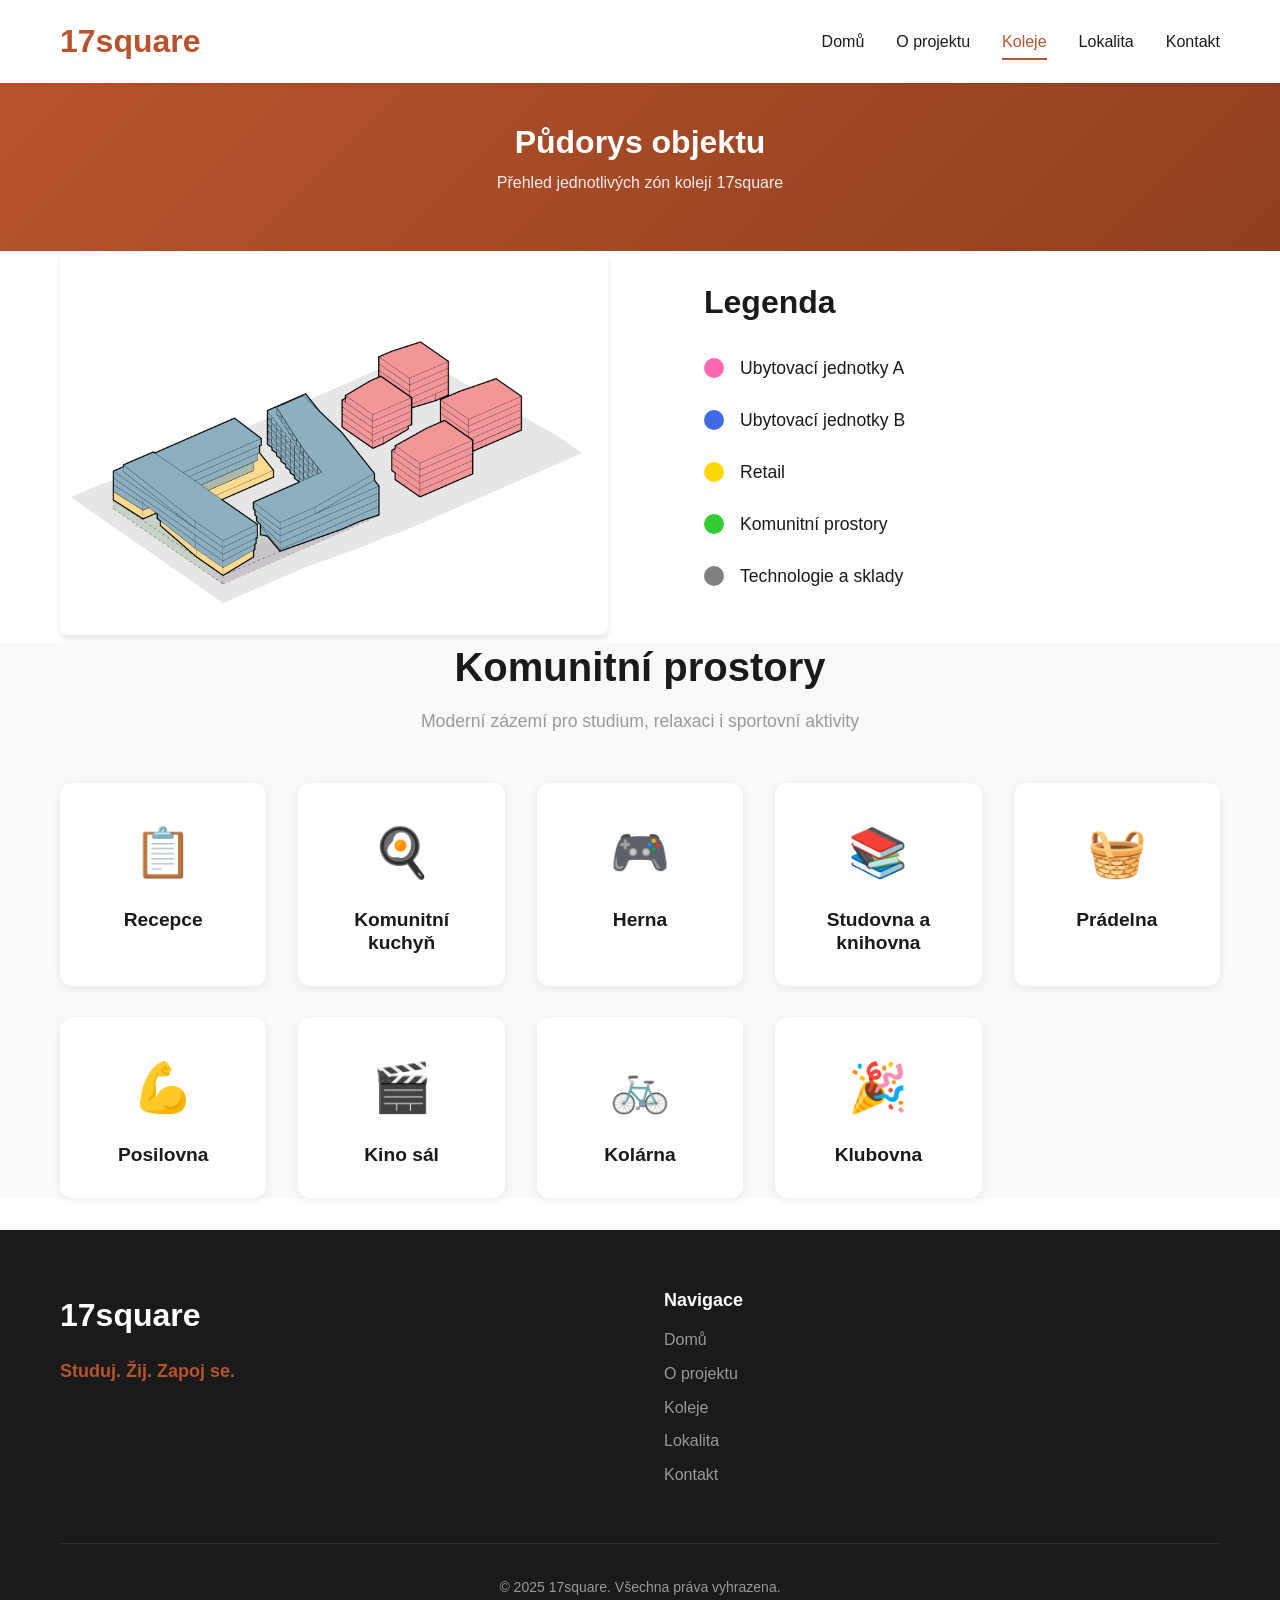
<file: koleje.html>
<!DOCTYPE html>
<html lang="cs">
<head>
    <meta charset="UTF-8">
    <meta name="viewport" content="width=device-width, initial-scale=1.0">
    <meta name="description" content="Přehled kolejí 17square - Moderní studentské ubytování">
    <title>Koleje - 17square</title>
    <link rel="stylesheet" href="css/style.css">
</head>
<body>
    <!-- Navigace -->
    <header class="header">
        <nav class="nav">
            <div class="container">
                <div class="nav-wrapper">
                    <a href="index.html" class="logo-link">
                        <div class="logo">17square</div>
                    </a>
                    <button class="nav-toggle" aria-label="Toggle navigation">
                        <span></span>
                        <span></span>
                        <span></span>
                    </button>
                    <ul class="nav-menu">
                        <li><a href="index.html" class="nav-link">Domů</a></li>
                        <li><a href="o-projektu.html" class="nav-link">O projektu</a></li>
                        <li><a href="koleje.html" class="nav-link active">Koleje</a></li>
                        <li><a href="lokalita.html" class="nav-link">Lokalita</a></li>
                        <li><a href="kontakt.html" class="nav-link">Kontakt</a></li>
                    </ul>
                </div>
            </div>
        </nav>
    </header>

    <!-- Page Header -->
    <section class="page-header">
        <div class="container">
            <h1>Půdorys objektu</h1>
            <p class="page-subtitle">Přehled jednotlivých zón kolejí 17square</p>
        </div>
    </section>

    <!-- Půdorys s legendou -->
    <section class="content-section">
        <div class="container">
            <div style="display: grid; grid-template-columns: 1fr 1fr; gap: 4rem; align-items: start;">
                <!-- Levá strana - Fotka -->
                <div style="width: 100%;">
                    <img src="images/pudorys-koleje.jpg" alt="Půdorys kolejí 17square" style="width: 100%; height: auto; border-radius: 8px; box-shadow: 0 4px 6px rgba(0,0,0,0.1);">
                </div>

                <!-- Pravá strana - Legenda -->
                <div style="padding: 2rem;">
                    <h2 style="margin-bottom: 2rem; font-size: 2rem; color: var(--text-dark);">Legenda</h2>

                    <div style="display: flex; flex-direction: column; gap: 1.5rem;">
                        <!-- Růžový puntík -->
                        <div style="display: flex; align-items: center; gap: 1rem;">
                            <span style="width: 20px; height: 20px; background-color: #FF69B4; border-radius: 50%; display: inline-block; flex-shrink: 0;"></span>
                            <span style="font-size: 1.1rem; color: var(--text-dark);">Ubytovací jednotky A</span>
                        </div>

                        <!-- Modrý puntík -->
                        <div style="display: flex; align-items: center; gap: 1rem;">
                            <span style="width: 20px; height: 20px; background-color: #4169E1; border-radius: 50%; display: inline-block; flex-shrink: 0;"></span>
                            <span style="font-size: 1.1rem; color: var(--text-dark);">Ubytovací jednotky B</span>
                        </div>

                        <!-- Žlutý puntík -->
                        <div style="display: flex; align-items: center; gap: 1rem;">
                            <span style="width: 20px; height: 20px; background-color: #FFD700; border-radius: 50%; display: inline-block; flex-shrink: 0;"></span>
                            <span style="font-size: 1.1rem; color: var(--text-dark);">Retail</span>
                        </div>

                        <!-- Zelený puntík -->
                        <div style="display: flex; align-items: center; gap: 1rem;">
                            <span style="width: 20px; height: 20px; background-color: #32CD32; border-radius: 50%; display: inline-block; flex-shrink: 0;"></span>
                            <span style="font-size: 1.1rem; color: var(--text-dark);">Komunitní prostory</span>
                        </div>

                        <!-- Šedý puntík -->
                        <div style="display: flex; align-items: center; gap: 1rem;">
                            <span style="width: 20px; height: 20px; background-color: #808080; border-radius: 50%; display: inline-block; flex-shrink: 0;"></span>
                            <span style="font-size: 1.1rem; color: var(--text-dark);">Technologie a sklady</span>
                        </div>
                    </div>
                </div>
            </div>
        </div>
    </section>

    <!-- Komunitní prostory -->
    <section class="content-section" style="background-color: #f8f9fa;">
        <div class="container">
            <div style="text-align: center; margin-bottom: 3rem;">
                <h2 style="font-size: 2.5rem; color: var(--text-dark); margin-bottom: 1rem;">Komunitní prostory</h2>
                <p style="font-size: 1.1rem; color: var(--text-light); max-width: 700px; margin: 0 auto;">
                    Moderní zázemí pro studium, relaxaci i sportovní aktivity
                </p>
            </div>

            <div style="display: grid; grid-template-columns: repeat(auto-fit, minmax(200px, 1fr)); gap: 2rem; margin-bottom: 2rem;">
                <!-- Recepce -->
                <div style="background: white; padding: 2rem; border-radius: 12px; box-shadow: 0 2px 8px rgba(0,0,0,0.08); text-align: center; transition: transform 0.3s ease;">
                    <div style="font-size: 3rem; margin-bottom: 1rem;">📋</div>
                    <h3 style="font-size: 1.2rem; color: var(--text-dark); margin: 0;">Recepce</h3>
                </div>

                <!-- Komunitní kuchyň -->
                <div style="background: white; padding: 2rem; border-radius: 12px; box-shadow: 0 2px 8px rgba(0,0,0,0.08); text-align: center; transition: transform 0.3s ease;">
                    <div style="font-size: 3rem; margin-bottom: 1rem;">🍳</div>
                    <h3 style="font-size: 1.2rem; color: var(--text-dark); margin: 0;">Komunitní kuchyň</h3>
                </div>

                <!-- Herna -->
                <div style="background: white; padding: 2rem; border-radius: 12px; box-shadow: 0 2px 8px rgba(0,0,0,0.08); text-align: center; transition: transform 0.3s ease;">
                    <div style="font-size: 3rem; margin-bottom: 1rem;">🎮</div>
                    <h3 style="font-size: 1.2rem; color: var(--text-dark); margin: 0;">Herna</h3>
                </div>

                <!-- Studovna a knihovna -->
                <div style="background: white; padding: 2rem; border-radius: 12px; box-shadow: 0 2px 8px rgba(0,0,0,0.08); text-align: center; transition: transform 0.3s ease;">
                    <div style="font-size: 3rem; margin-bottom: 1rem;">📚</div>
                    <h3 style="font-size: 1.2rem; color: var(--text-dark); margin: 0;">Studovna a knihovna</h3>
                </div>

                <!-- Prádelna -->
                <div style="background: white; padding: 2rem; border-radius: 12px; box-shadow: 0 2px 8px rgba(0,0,0,0.08); text-align: center; transition: transform 0.3s ease;">
                    <div style="font-size: 3rem; margin-bottom: 1rem;">🧺</div>
                    <h3 style="font-size: 1.2rem; color: var(--text-dark); margin: 0;">Prádelna</h3>
                </div>

                <!-- Posilovna -->
                <div style="background: white; padding: 2rem; border-radius: 12px; box-shadow: 0 2px 8px rgba(0,0,0,0.08); text-align: center; transition: transform 0.3s ease;">
                    <div style="font-size: 3rem; margin-bottom: 1rem;">💪</div>
                    <h3 style="font-size: 1.2rem; color: var(--text-dark); margin: 0;">Posilovna</h3>
                </div>

                <!-- Kino sál -->
                <div style="background: white; padding: 2rem; border-radius: 12px; box-shadow: 0 2px 8px rgba(0,0,0,0.08); text-align: center; transition: transform 0.3s ease;">
                    <div style="font-size: 3rem; margin-bottom: 1rem;">🎬</div>
                    <h3 style="font-size: 1.2rem; color: var(--text-dark); margin: 0;">Kino sál</h3>
                </div>

                <!-- Kolárna -->
                <div style="background: white; padding: 2rem; border-radius: 12px; box-shadow: 0 2px 8px rgba(0,0,0,0.08); text-align: center; transition: transform 0.3s ease;">
                    <div style="font-size: 3rem; margin-bottom: 1rem;">🚲</div>
                    <h3 style="font-size: 1.2rem; color: var(--text-dark); margin: 0;">Kolárna</h3>
                </div>

                <!-- Klubovna -->
                <div style="background: white; padding: 2rem; border-radius: 12px; box-shadow: 0 2px 8px rgba(0,0,0,0.08); text-align: center; transition: transform 0.3s ease;">
                    <div style="font-size: 3rem; margin-bottom: 1rem;">🎉</div>
                    <h3 style="font-size: 1.2rem; color: var(--text-dark); margin: 0;">Klubovna</h3>
                </div>
            </div>
        </div>
    </section>

    <!-- Footer -->
    <footer class="footer">
        <div class="container">
            <div class="footer-content">
                <div class="footer-brand">
                    <div class="logo">17square</div>
                    <p class="footer-claim">Studuj. Žij. Zapoj se.</p>
                </div>
                <div class="footer-links">
                    <div class="footer-column">
                        <h4>Navigace</h4>
                        <ul>
                            <li><a href="index.html">Domů</a></li>
                            <li><a href="o-projektu.html">O projektu</a></li>
                            <li><a href="koleje.html">Koleje</a></li>
                            <li><a href="lokalita.html">Lokalita</a></li>
                            <li><a href="kontakt.html">Kontakt</a></li>
                        </ul>
                    </div>
                </div>
            </div>
            <div class="footer-bottom">
                <p>&copy; 2025 17square. Všechna práva vyhrazena.</p>
            </div>
        </div>
    </footer>

    <script src="js/main.js"></script>
</body>
</html>
</file>
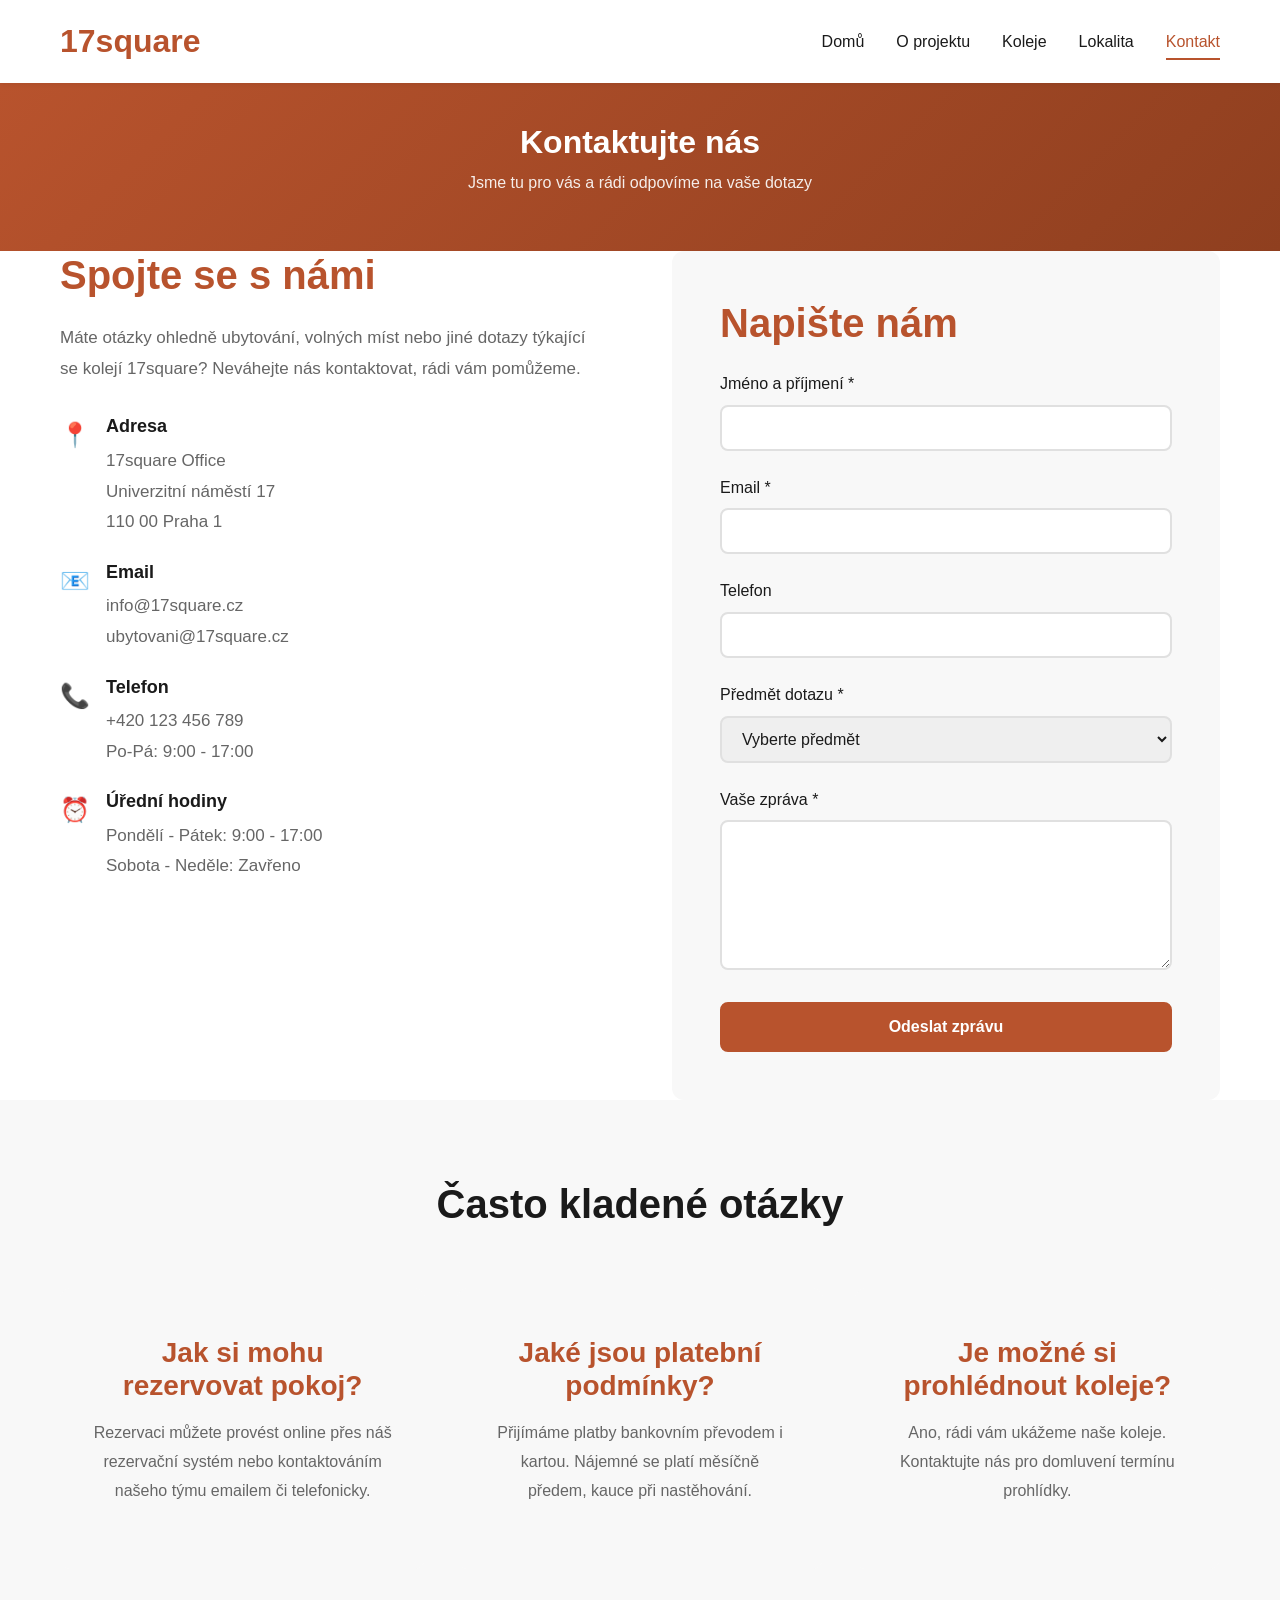
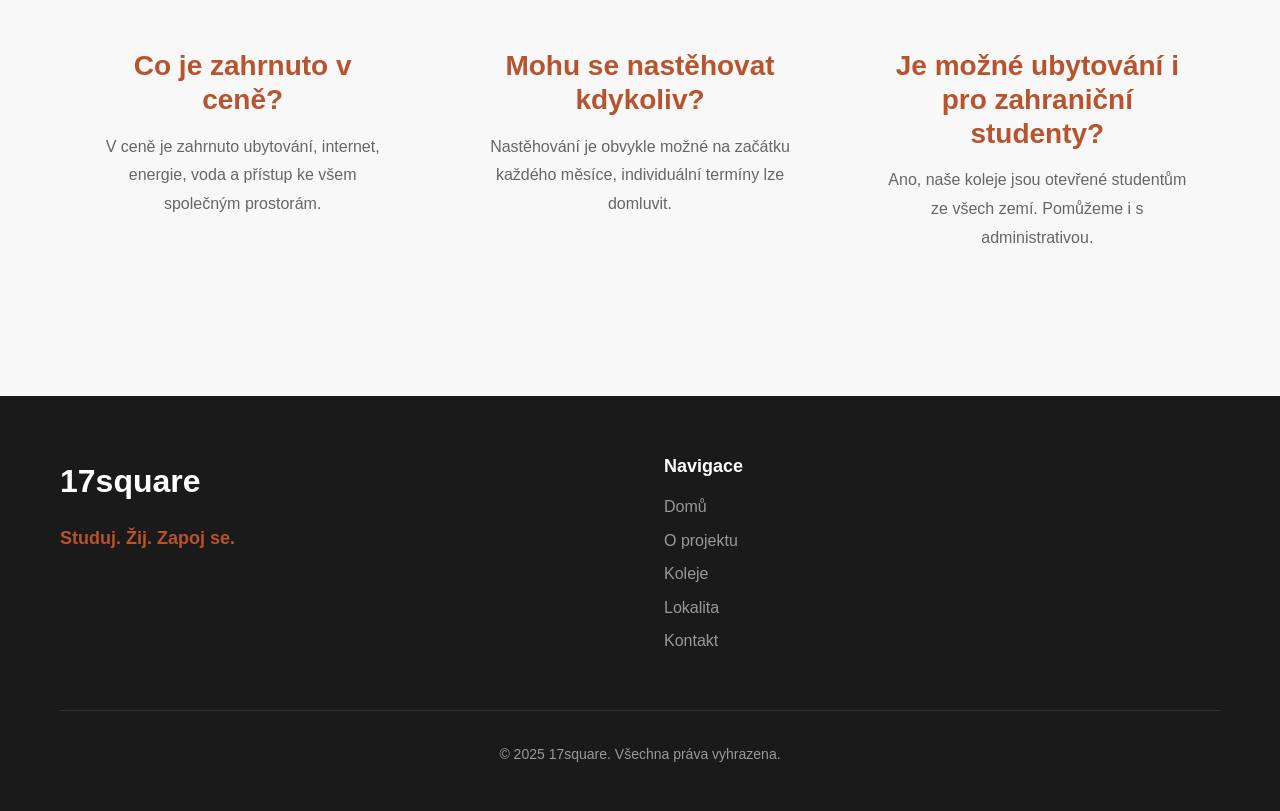
<file: kontakt.html>
<!DOCTYPE html>
<html lang="cs">
<head>
    <meta charset="UTF-8">
    <meta name="viewport" content="width=device-width, initial-scale=1.0">
    <meta name="description" content="Kontakt - 17square vysokoškolské koleje">
    <title>Kontakt - 17square</title>
    <link rel="stylesheet" href="css/style.css">
</head>
<body>
    <!-- Navigace -->
    <header class="header">
        <nav class="nav">
            <div class="container">
                <div class="nav-wrapper">
                    <a href="index.html" class="logo-link">
                        <div class="logo">17square</div>
                    </a>
                    <button class="nav-toggle" aria-label="Toggle navigation">
                        <span></span>
                        <span></span>
                        <span></span>
                    </button>
                    <ul class="nav-menu">
                        <li><a href="index.html" class="nav-link">Domů</a></li>
                        <li><a href="o-projektu.html" class="nav-link">O projektu</a></li>
                        <li><a href="koleje.html" class="nav-link">Koleje</a></li>
                        <li><a href="lokalita.html" class="nav-link">Lokalita</a></li>
                        <li><a href="kontakt.html" class="nav-link active">Kontakt</a></li>
                    </ul>
                </div>
            </div>
        </nav>
    </header>

    <!-- Page Header -->
    <section class="page-header">
        <div class="container">
            <h1>Kontaktujte nás</h1>
            <p class="page-subtitle">Jsme tu pro vás a rádi odpovíme na vaše dotazy</p>
        </div>
    </section>

    <!-- Kontaktní sekce -->
    <section class="content-section">
        <div class="container">
            <div class="contact-wrapper">
                <!-- Kontaktní informace -->
                <div class="contact-info">
                    <h2>Spojte se s námi</h2>
                    <p>
                        Máte otázky ohledně ubytování, volných míst nebo jiné dotazy týkající se
                        kolejí 17square? Neváhejte nás kontaktovat, rádi vám pomůžeme.
                    </p>

                    <div class="contact-details">
                        <div class="contact-item">
                            <div class="contact-icon">📍</div>
                            <div class="contact-text">
                                <h3>Adresa</h3>
                                <p>
                                    17square Office<br>
                                    Univerzitní náměstí 17<br>
                                    110 00 Praha 1
                                </p>
                            </div>
                        </div>

                        <div class="contact-item">
                            <div class="contact-icon">📧</div>
                            <div class="contact-text">
                                <h3>Email</h3>
                                <p>
                                    info@17square.cz<br>
                                    ubytovani@17square.cz
                                </p>
                            </div>
                        </div>

                        <div class="contact-item">
                            <div class="contact-icon">📞</div>
                            <div class="contact-text">
                                <h3>Telefon</h3>
                                <p>
                                    +420 123 456 789<br>
                                    Po-Pá: 9:00 - 17:00
                                </p>
                            </div>
                        </div>

                        <div class="contact-item">
                            <div class="contact-icon">⏰</div>
                            <div class="contact-text">
                                <h3>Úřední hodiny</h3>
                                <p>
                                    Pondělí - Pátek: 9:00 - 17:00<br>
                                    Sobota - Neděle: Zavřeno
                                </p>
                            </div>
                        </div>
                    </div>
                </div>

                <!-- Kontaktní formulář -->
                <div class="contact-form-wrapper">
                    <h2>Napište nám</h2>
                    <form class="contact-form" action="#" method="post">
                        <div class="form-group">
                            <label for="name">Jméno a příjmení *</label>
                            <input type="text" id="name" name="name" required>
                        </div>

                        <div class="form-group">
                            <label for="email">Email *</label>
                            <input type="email" id="email" name="email" required>
                        </div>

                        <div class="form-group">
                            <label for="phone">Telefon</label>
                            <input type="tel" id="phone" name="phone">
                        </div>

                        <div class="form-group">
                            <label for="subject">Předmět dotazu *</label>
                            <select id="subject" name="subject" required>
                                <option value="">Vyberte předmět</option>
                                <option value="ubytovani">Dotaz na ubytování</option>
                                <option value="volna-mista">Volná místa na koleji</option>
                                <option value="cena">Dotaz na cenu</option>
                                <option value="prohlidka">Prohlídka kolejí</option>
                                <option value="jine">Jiné</option>
                            </select>
                        </div>

                        <div class="form-group">
                            <label for="message">Vaše zpráva *</label>
                            <textarea id="message" name="message" required></textarea>
                        </div>

                        <button type="submit" class="btn btn-primary form-submit">Odeslat zprávu</button>
                    </form>
                </div>
            </div>
        </div>
    </section>

    <!-- Často kladené otázky -->
    <section class="features" style="background-color: var(--bg-light);">
        <div class="container">
            <h2 class="section-title">Často kladené otázky</h2>
            <div class="features-grid">
                <div class="feature-card">
                    <h3>Jak si mohu rezervovat pokoj?</h3>
                    <p>Rezervaci můžete provést online přes náš rezervační systém nebo kontaktováním našeho týmu emailem či telefonicky.</p>
                </div>
                <div class="feature-card">
                    <h3>Jaké jsou platební podmínky?</h3>
                    <p>Přijímáme platby bankovním převodem i kartou. Nájemné se platí měsíčně předem, kauce při nastěhování.</p>
                </div>
                <div class="feature-card">
                    <h3>Je možné si prohlédnout koleje?</h3>
                    <p>Ano, rádi vám ukážeme naše koleje. Kontaktujte nás pro domluvení termínu prohlídky.</p>
                </div>
                <div class="feature-card">
                    <h3>Co je zahrnuto v ceně?</h3>
                    <p>V ceně je zahrnuto ubytování, internet, energie, voda a přístup ke všem společným prostorám.</p>
                </div>
                <div class="feature-card">
                    <h3>Mohu se nastěhovat kdykoliv?</h3>
                    <p>Nastěhování je obvykle možné na začátku každého měsíce, individuální termíny lze domluvit.</p>
                </div>
                <div class="feature-card">
                    <h3>Je možné ubytování i pro zahraniční studenty?</h3>
                    <p>Ano, naše koleje jsou otevřené studentům ze všech zemí. Pomůžeme i s administrativou.</p>
                </div>
            </div>
        </div>
    </section>

    <!-- Footer -->
    <footer class="footer">
        <div class="container">
            <div class="footer-content">
                <div class="footer-brand">
                    <div class="logo">17square</div>
                    <p class="footer-claim">Studuj. Žij. Zapoj se.</p>
                </div>
                <div class="footer-links">
                    <div class="footer-column">
                        <h4>Navigace</h4>
                        <ul>
                            <li><a href="index.html">Domů</a></li>
                            <li><a href="o-projektu.html">O projektu</a></li>
                            <li><a href="koleje.html">Koleje</a></li>
                            <li><a href="lokalita.html">Lokalita</a></li>
                            <li><a href="kontakt.html">Kontakt</a></li>
                        </ul>
                    </div>
                </div>
            </div>
            <div class="footer-bottom">
                <p>&copy; 2025 17square. Všechna práva vyhrazena.</p>
            </div>
        </div>
    </footer>

    <script src="js/main.js"></script>
</body>
</html>
</file>
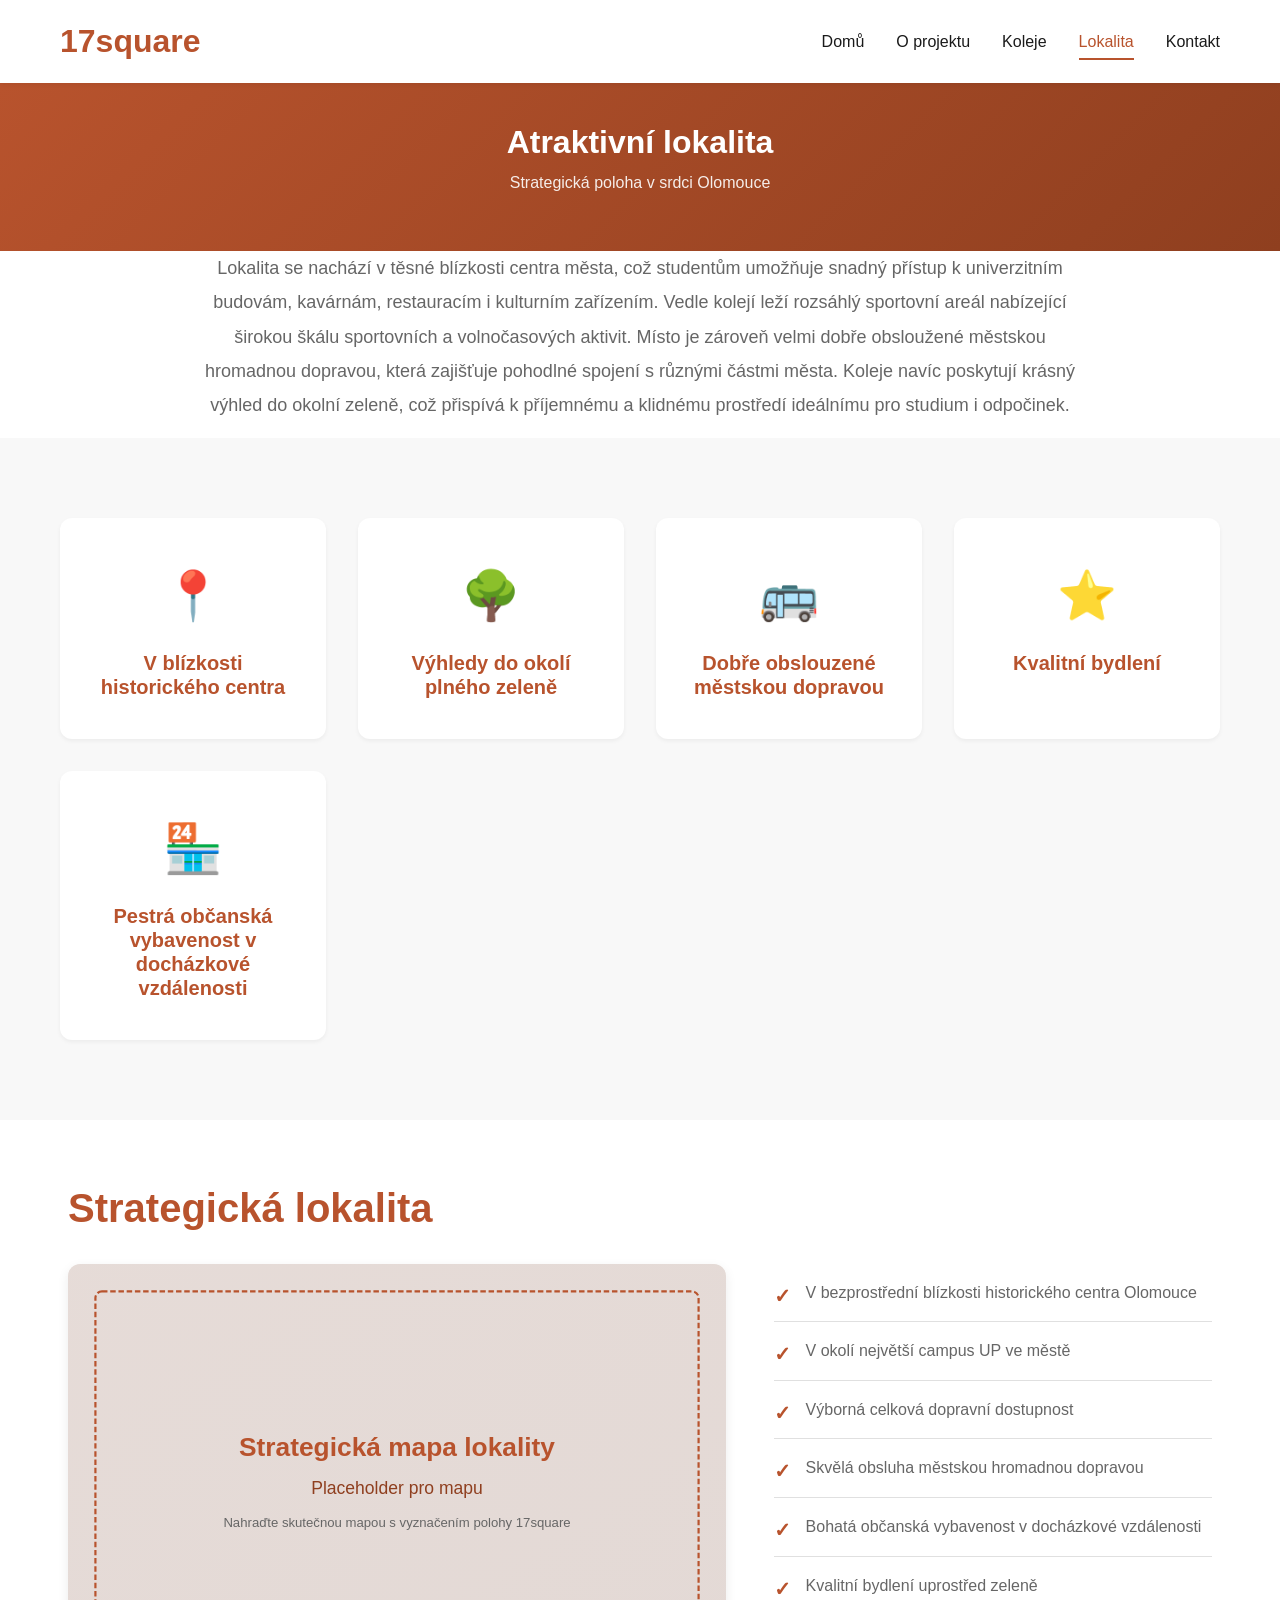
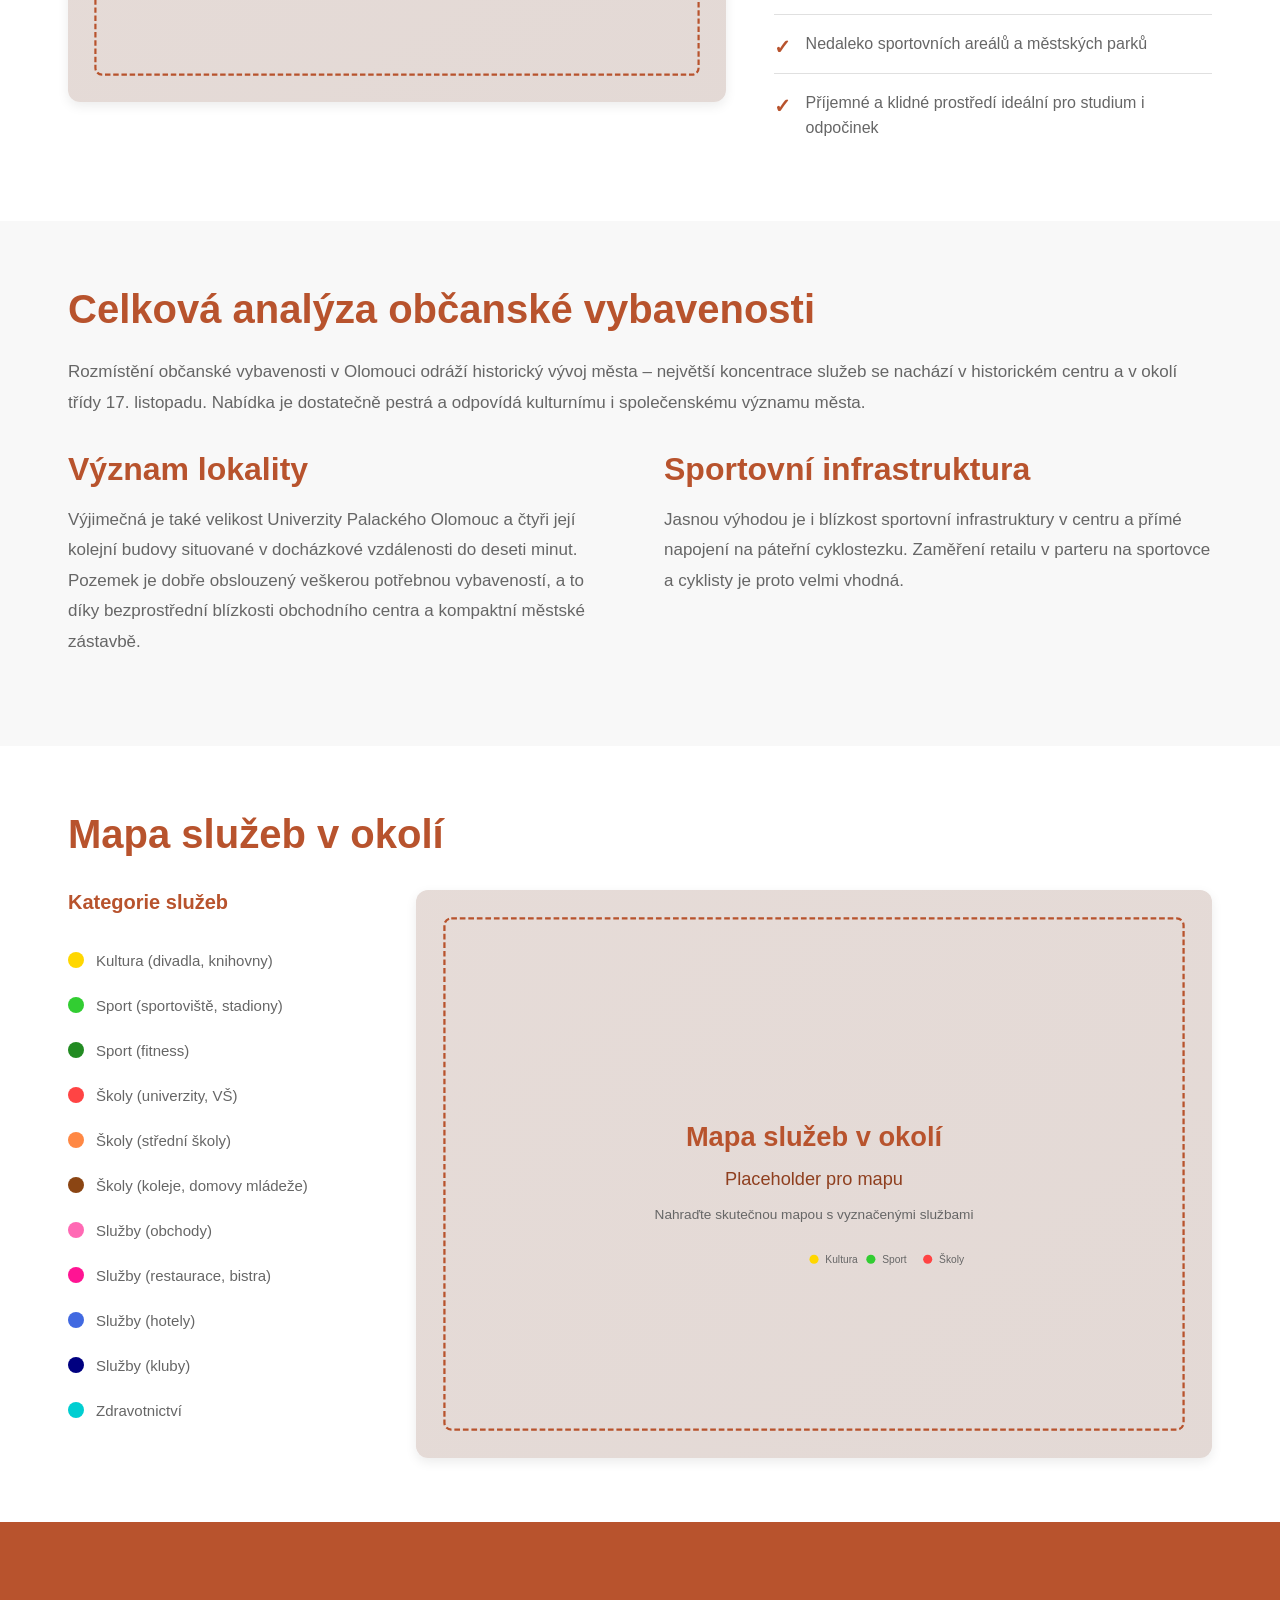
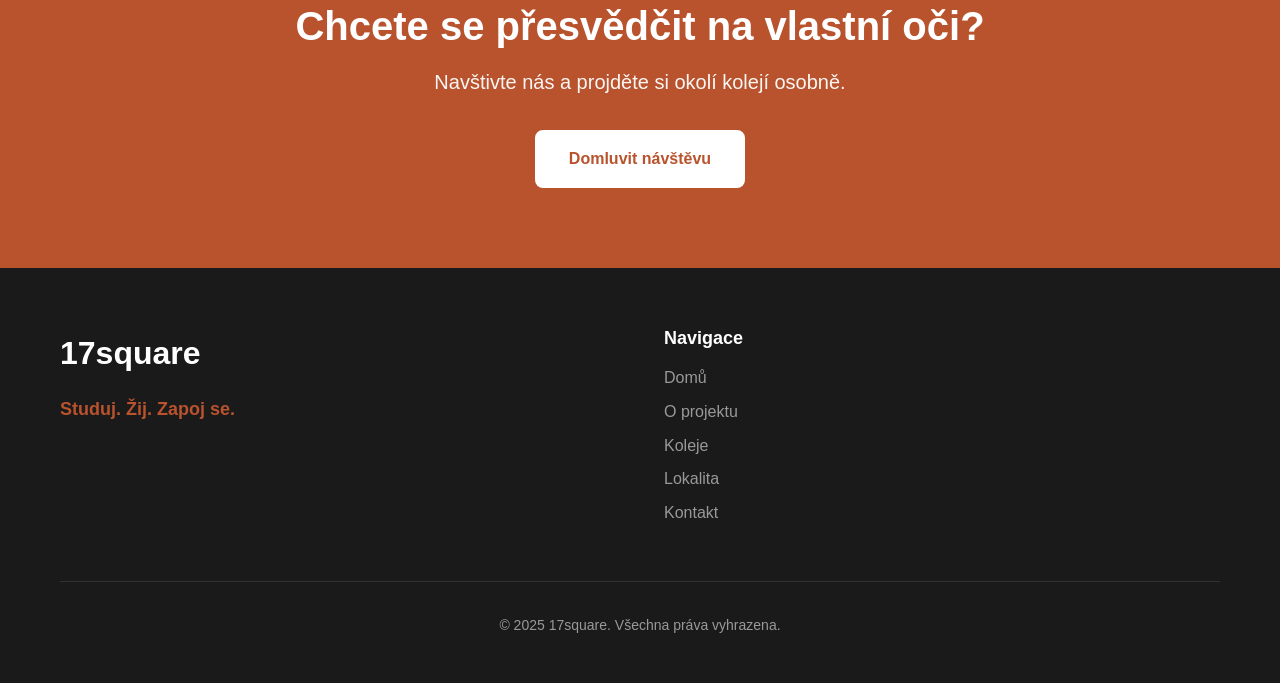
<file: lokalita.html>
<!DOCTYPE html>
<html lang="cs">
<head>
    <meta charset="UTF-8">
    <meta name="viewport" content="width=device-width, initial-scale=1.0">
    <meta name="description" content="Atraktivní lokalita 17square - Strategická poloha v Olomouci">
    <title>Lokalita - 17square</title>
    <link rel="stylesheet" href="css/style.css">
</head>
<body>
    <!-- Navigace -->
    <header class="header">
        <nav class="nav">
            <div class="container">
                <div class="nav-wrapper">
                    <a href="index.html" class="logo-link">
                        <div class="logo">17square</div>
                    </a>
                    <button class="nav-toggle" aria-label="Toggle navigation">
                        <span></span>
                        <span></span>
                        <span></span>
                    </button>
                    <ul class="nav-menu">
                        <li><a href="index.html" class="nav-link">Domů</a></li>
                        <li><a href="o-projektu.html" class="nav-link">O projektu</a></li>
                        <li><a href="koleje.html" class="nav-link">Koleje</a></li>
                        <li><a href="lokalita.html" class="nav-link active">Lokalita</a></li>
                        <li><a href="kontakt.html" class="nav-link">Kontakt</a></li>
                    </ul>
                </div>
            </div>
        </nav>
    </header>

    <!-- Page Header -->
    <section class="page-header">
        <div class="container">
            <h1>Atraktivní lokalita</h1>
            <p class="page-subtitle">Strategická poloha v srdci Olomouce</p>
        </div>
    </section>

    <!-- Hlavní obsah -->
    <section class="content-section">
        <div class="container">
            <div class="location-intro">
                <p class="intro-text">
                    Lokalita se nachází v těsné blízkosti centra města, což studentům umožňuje snadný přístup
                    k univerzitním budovám, kavárnám, restauracím i kulturním zařízením. Vedle kolejí leží rozsáhlý
                    sportovní areál nabízející širokou škálu sportovních a volnočasových aktivit. Místo je zároveň velmi
                    dobře obsloužené městskou hromadnou dopravou, která zajišťuje pohodlné spojení s různými částmi
                    města. Koleje navíc poskytují krásný výhled do okolní zeleně, což přispívá k příjemnému a klidnému
                    prostředí ideálnímu pro studium i odpočinek.
                </p>
            </div>
        </div>
    </section>

    <!-- Výhody lokality - citáty -->
    <section class="location-highlights">
        <div class="container">
            <div class="highlights-grid">
                <div class="highlight-card" data-category="location">
                    <div class="highlight-icon">📍</div>
                    <h3>V blízkosti historického centra</h3>
                </div>
                <div class="highlight-card" data-category="nature">
                    <div class="highlight-icon">🌳</div>
                    <h3>Výhledy do okolí plného zeleně</h3>
                </div>
                <div class="highlight-card" data-category="transport">
                    <div class="highlight-icon">🚌</div>
                    <h3>Dobře obslouzené městskou dopravou</h3>
                </div>
                <div class="highlight-card" data-category="quality">
                    <div class="highlight-icon">⭐</div>
                    <h3>Kvalitní bydlení</h3>
                </div>
                <div class="highlight-card" data-category="services">
                    <div class="highlight-icon">🏪</div>
                    <h3>Pestrá občanská vybavenost v docházkové vzdálenosti</h3>
                </div>
            </div>
        </div>
    </section>

    <!-- Strategická lokalita s mapou -->
    <section class="content-block">
        <div class="container">
            <h2>Strategická lokalita</h2>
            <div class="map-section">
                <div class="map-container">
                    <img src="images/mapa-strategicka-lokalita-placeholder.svg" alt="Strategická mapa lokality 17square" class="location-map" />
                </div>
                <div class="map-benefits">
                    <ul class="benefits-list">
                        <li data-benefit="center">V bezprostřední blízkosti historického centra Olomouce</li>
                        <li data-benefit="campus">V okolí největší campus UP ve městě</li>
                        <li data-benefit="transport">Výborná celková dopravní dostupnost</li>
                        <li data-benefit="mhd">Skvělá obsluha městskou hromadnou dopravou</li>
                        <li data-benefit="amenities">Bohatá občanská vybavenost v docházkové vzdálenosti</li>
                        <li data-benefit="housing">Kvalitní bydlení uprostřed zeleně</li>
                        <li data-benefit="sports">Nedaleko sportovních areálů a městských parků</li>
                        <li data-benefit="ideal">Příjemné a klidné prostředí ideální pro studium i odpočinek</li>
                    </ul>
                </div>
            </div>
        </div>
    </section>

    <!-- Celková analýza občanské vybavenosti -->
    <section class="content-block content-block-alt">
        <div class="container">
            <h2>Celková analýza občanské vybavenosti</h2>
            <p class="analysis-intro">
                Rozmístění občanské vybavenosti v Olomouci odráží historický vývoj města – největší koncentrace
                služeb se nachází v historickém centru a v okolí třídy 17. listopadu. Nabídka je dostatečně pestrá
                a odpovídá kulturnímu i společenskému významu města.
            </p>
            <div class="analysis-content">
                <div class="analysis-item">
                    <h3>Význam lokality</h3>
                    <p>
                        Výjimečná je také velikost Univerzity Palackého Olomouc a čtyři její kolejní budovy situované
                        v docházkové vzdálenosti do deseti minut. Pozemek je dobře obslouzený veškerou potřebnou
                        vybaveností, a to díky bezprostřední blízkosti obchodního centra a kompaktní městské zástavbě.
                    </p>
                </div>
                <div class="analysis-item">
                    <h3>Sportovní infrastruktura</h3>
                    <p>
                        Jasnou výhodou je i blízkost sportovní infrastruktury v centru a přímé napojení na páteřní cyklostezku.
                        Zaměření retailu v parteru na sportovce a cyklisty je proto velmi vhodná.
                    </p>
                </div>
            </div>
        </div>
    </section>

    <!-- Mapa služeb -->
    <section class="content-block">
        <div class="container">
            <h2>Mapa služeb v okolí</h2>
            <div class="services-map-wrapper">
                <div class="services-legend">
                    <h3>Kategorie služeb</h3>
                    <ul class="legend-list">
                        <li><span class="legend-dot legend-culture"></span> Kultura (divadla, knihovny)</li>
                        <li><span class="legend-dot legend-sport-venues"></span> Sport (sportoviště, stadiony)</li>
                        <li><span class="legend-dot legend-sport-fitness"></span> Sport (fitness)</li>
                        <li><span class="legend-dot legend-schools-uni"></span> Školy (univerzity, VŠ)</li>
                        <li><span class="legend-dot legend-schools-high"></span> Školy (střední školy)</li>
                        <li><span class="legend-dot legend-schools-dorm"></span> Školy (koleje, domovy mládeže)</li>
                        <li><span class="legend-dot legend-services-shops"></span> Služby (obchody)</li>
                        <li><span class="legend-dot legend-services-food"></span> Služby (restaurace, bistra)</li>
                        <li><span class="legend-dot legend-services-hotels"></span> Služby (hotely)</li>
                        <li><span class="legend-dot legend-services-clubs"></span> Služby (kluby)</li>
                        <li><span class="legend-dot legend-health"></span> Zdravotnictví</li>
                    </ul>
                </div>
                <div class="services-map-container">
                    <img src="images/mapa-sluzeb-placeholder.svg" alt="Mapa služeb v okolí 17square" class="services-map" />
                </div>
            </div>
        </div>
    </section>

    <!-- CTA sekce -->
    <section class="cta">
        <div class="container">
            <div class="cta-content">
                <h2>Chcete se přesvědčit na vlastní oči?</h2>
                <p>Navštivte nás a projděte si okolí kolejí osobně.</p>
                <a href="kontakt.html" class="btn btn-primary">Domluvit návštěvu</a>
            </div>
        </div>
    </section>

    <!-- Footer -->
    <footer class="footer">
        <div class="container">
            <div class="footer-content">
                <div class="footer-brand">
                    <div class="logo">17square</div>
                    <p class="footer-claim">Studuj. Žij. Zapoj se.</p>
                </div>
                <div class="footer-links">
                    <div class="footer-column">
                        <h4>Navigace</h4>
                        <ul>
                            <li><a href="index.html">Domů</a></li>
                            <li><a href="o-projektu.html">O projektu</a></li>
                            <li><a href="koleje.html">Koleje</a></li>
                            <li><a href="lokalita.html">Lokalita</a></li>
                            <li><a href="kontakt.html">Kontakt</a></li>
                        </ul>
                    </div>
                </div>
            </div>
            <div class="footer-bottom">
                <p>&copy; 2025 17square. Všechna práva vyhrazena.</p>
            </div>
        </div>
    </footer>

    <script src="js/main.js"></script>
    <script src="js/location.js"></script>
</body>
</html>
</file>
<file: css/style.css>
/* ===========================
   Základní nastavení
   =========================== */

:root {
    --primary-color: #B8532D;
    --primary-dark: #8F3F1F;
    --primary-light: #D16942;
    --text-dark: #1A1A1A;
    --text-gray: #666666;
    --text-light: #999999;
    --bg-white: #FFFFFF;
    --bg-light: #F8F8F8;
    --bg-gray: #EEEEEE;
    --border-color: #E0E0E0;

    --font-primary: -apple-system, BlinkMacSystemFont, 'Segoe UI', Roboto, 'Helvetica Neue', Arial, sans-serif;
    --font-heading: 'Helvetica Neue', Arial, sans-serif;

    --transition: all 0.3s ease;
    --shadow-sm: 0 2px 4px rgba(0, 0, 0, 0.05);
    --shadow-md: 0 4px 12px rgba(0, 0, 0, 0.08);
    --shadow-lg: 0 8px 24px rgba(0, 0, 0, 0.12);
}

* {
    margin: 0;
    padding: 0;
    box-sizing: border-box;
}

html {
    scroll-behavior: smooth;
}

body {
    font-family: var(--font-primary);
    font-size: 16px;
    line-height: 1.6;
    color: var(--text-dark);
    background-color: var(--bg-white);
}

/* ===========================
   Typografie
   =========================== */

h1, h2, h3, h4, h5, h6 {
    font-family: var(--font-heading);
    font-weight: 700;
    line-height: 1.2;
    margin-bottom: 1rem;
    color: var(--text-dark);
}

h1 { font-size: 3rem; }
h2 { font-size: 2.5rem; }
h3 { font-size: 2rem; }
h4 { font-size: 1.5rem; }
h5 { font-size: 1.25rem; }
h6 { font-size: 1rem; }

p {
    margin-bottom: 1rem;
    color: var(--text-gray);
}

a {
    color: var(--primary-color);
    text-decoration: none;
    transition: var(--transition);
}

a:hover {
    color: var(--primary-dark);
}

/* ===========================
   Layout
   =========================== */

.container {
    max-width: 1200px;
    margin: 0 auto;
    padding: 0 20px;
}

section {
    padding: 80px 0;
}

.section-title {
    text-align: center;
    margin-bottom: 60px;
    font-size: 2.5rem;
}

/* ===========================
   Header & Navigation
   =========================== */

.header {
    background-color: var(--bg-white);
    box-shadow: var(--shadow-sm);
    position: sticky;
    top: 0;
    z-index: 1000;
}

.nav {
    padding: 1rem 0;
}

.nav-wrapper {
    display: flex;
    justify-content: space-between;
    align-items: center;
}

.logo-link {
    text-decoration: none;
}

.logo {
    font-size: 2rem;
    font-weight: 700;
    color: var(--primary-color);
    font-family: var(--font-heading);
}

.nav-menu {
    display: flex;
    list-style: none;
    gap: 2rem;
    align-items: center;
}

.nav-link {
    color: var(--text-dark);
    font-weight: 500;
    padding: 0.5rem 0;
    border-bottom: 2px solid transparent;
    transition: var(--transition);
}

.nav-link:hover,
.nav-link.active {
    color: var(--primary-color);
    border-bottom-color: var(--primary-color);
}

.nav-toggle {
    display: none;
    flex-direction: column;
    gap: 4px;
    background: none;
    border: none;
    cursor: pointer;
    padding: 8px;
}

.nav-toggle span {
    width: 25px;
    height: 3px;
    background-color: var(--text-dark);
    transition: var(--transition);
}

/* ===========================
   Hero sekce
   =========================== */

.hero {
    background: linear-gradient(135deg, var(--bg-light) 0%, var(--bg-white) 100%);
    padding: 120px 0;
    text-align: center;
}

.hero-content {
    max-width: 800px;
    margin: 0 auto;
}

.hero-logo {
    font-size: 4rem;
    font-weight: 700;
    color: var(--primary-color);
    display: block;
    margin-bottom: 1rem;
}

.hero-claim {
    font-size: 2rem;
    font-weight: 600;
    color: var(--primary-color);
    margin-bottom: 2rem;
}

.hero-description {
    font-size: 1.25rem;
    color: var(--text-gray);
    margin-bottom: 3rem;
    line-height: 1.8;
}

.hero-cta {
    display: flex;
    gap: 1rem;
    justify-content: center;
    flex-wrap: wrap;
}

/* ===========================
   Buttons
   =========================== */

.btn {
    display: inline-block;
    padding: 14px 32px;
    font-size: 1rem;
    font-weight: 600;
    text-align: center;
    border-radius: 8px;
    cursor: pointer;
    transition: var(--transition);
    border: 2px solid transparent;
}

.btn-primary {
    background-color: var(--primary-color);
    color: var(--bg-white);
    border-color: var(--primary-color);
}

.btn-primary:hover {
    background-color: var(--primary-dark);
    border-color: var(--primary-dark);
    transform: translateY(-2px);
    box-shadow: var(--shadow-md);
}

.btn-secondary {
    background-color: transparent;
    color: var(--primary-color);
    border-color: var(--primary-color);
}

.btn-secondary:hover {
    background-color: var(--primary-color);
    color: var(--bg-white);
    transform: translateY(-2px);
    box-shadow: var(--shadow-md);
}

.btn-outline {
    background-color: transparent;
    color: var(--primary-color);
    border-color: var(--primary-color);
}

.btn-outline:hover {
    background-color: var(--primary-color);
    color: var(--bg-white);
}

/* ===========================
   Stats sekce
   =========================== */

.stats {
    background-color: var(--primary-color);
    padding: 80px 0;
}

.stats-grid {
    display: grid;
    grid-template-columns: repeat(3, 1fr);
    gap: 4rem;
}

.stat-item {
    text-align: center;
    color: var(--bg-white);
}

.stat-number {
    font-size: 4rem;
    font-weight: 700;
    color: var(--bg-white);
    margin-bottom: 0.5rem;
    line-height: 1;
}

.stat-label {
    font-size: 1.25rem;
    color: var(--bg-white);
    opacity: 0.95;
    font-weight: 500;
    text-transform: lowercase;
}

/* ===========================
   Features sekce
   =========================== */

.features {
    background-color: var(--bg-white);
}

.features-grid {
    display: grid;
    grid-template-columns: repeat(auto-fit, minmax(300px, 1fr));
    gap: 2rem;
}

.feature-card {
    background-color: var(--bg-light);
    padding: 3rem 2rem;
    border-radius: 12px;
    text-align: center;
    transition: var(--transition);
}

.feature-card:hover {
    transform: translateY(-8px);
    box-shadow: var(--shadow-lg);
}

.feature-icon {
    font-size: 3rem;
    margin-bottom: 1.5rem;
}

.feature-card h3 {
    color: var(--primary-color);
    font-size: 1.75rem;
    margin-bottom: 1rem;
}

.feature-card p {
    color: var(--text-gray);
    line-height: 1.8;
}

/* ===========================
   About Preview sekce
   =========================== */

.about-preview {
    background-color: var(--bg-light);
}

.about-preview-content {
    display: grid;
    grid-template-columns: 1fr 1fr;
    gap: 4rem;
    align-items: center;
}

.about-preview-text h2 {
    color: var(--primary-color);
    margin-bottom: 1.5rem;
}

.about-preview-text p {
    font-size: 1.125rem;
    line-height: 1.8;
    margin-bottom: 1.5rem;
}

.about-preview-visual {
    display: flex;
    align-items: center;
    justify-content: center;
}

.claim-box {
    background-color: var(--bg-white);
    padding: 3rem;
    border-radius: 12px;
    box-shadow: var(--shadow-md);
}

.claim-large {
    font-size: 1.5rem;
    font-weight: 600;
    color: var(--primary-color);
    margin-bottom: 1rem;
    line-height: 1.4;
}

.claim-large:last-child {
    margin-bottom: 0;
}

/* ===========================
   CTA sekce
   =========================== */

.cta {
    background-color: var(--primary-color);
    color: var(--bg-white);
    text-align: center;
}

.cta-content h2 {
    color: var(--bg-white);
    margin-bottom: 1rem;
}

.cta-content p {
    color: var(--bg-white);
    font-size: 1.25rem;
    margin-bottom: 2rem;
    opacity: 0.95;
}

.cta .btn-primary {
    background-color: var(--bg-white);
    color: var(--primary-color);
    border-color: var(--bg-white);
}

.cta .btn-primary:hover {
    background-color: var(--bg-light);
    border-color: var(--bg-light);
}

/* ===========================
   Footer
   =========================== */

.footer {
    background-color: var(--text-dark);
    color: var(--bg-white);
    padding: 60px 0 30px;
}

.footer-content {
    display: grid;
    grid-template-columns: 1fr 1fr;
    gap: 3rem;
    margin-bottom: 3rem;
}

.footer-brand .logo {
    color: var(--bg-white);
    margin-bottom: 1rem;
}

.footer-claim {
    color: var(--primary-color);
    font-size: 1.125rem;
    font-weight: 600;
}

.footer-links {
    display: grid;
    grid-template-columns: repeat(auto-fit, minmax(150px, 1fr));
    gap: 2rem;
}

.footer-column h4 {
    color: var(--bg-white);
    margin-bottom: 1rem;
    font-size: 1.125rem;
}

.footer-column ul {
    list-style: none;
}

.footer-column ul li {
    margin-bottom: 0.5rem;
}

.footer-column a {
    color: var(--text-light);
    transition: var(--transition);
}

.footer-column a:hover {
    color: var(--primary-color);
}

.footer-bottom {
    text-align: center;
    padding-top: 2rem;
    border-top: 1px solid rgba(255, 255, 255, 0.1);
}

.footer-bottom p {
    color: var(--text-light);
    font-size: 0.875rem;
}

/* ===========================
   Page Header
   =========================== */

.page-header {
    background: linear-gradient(135deg, var(--primary-color) 0%, var(--primary-dark) 100%);
    color: var(--bg-white);
    padding: 40px 0;
    text-align: center;
}

.page-header h1 {
    color: var(--bg-white);
    font-size: 2rem;
    margin-bottom: 0.5rem;
    font-weight: 600;
}

.page-subtitle {
    font-size: 1rem;
    color: var(--bg-white);
    opacity: 0.9;
}

/* ===========================
   Content Sections
   =========================== */

.content-section {
    background-color: var(--bg-white);
    padding: 0;
}

.content-grid {
    display: grid;
    grid-template-columns: 2fr 1fr;
    gap: 0;
}

.content-main {
    display: flex;
    flex-direction: column;
}

.content-block {
    padding: 4rem 3rem;
    background-color: var(--bg-white);
}

.content-block-alt {
    background-color: var(--bg-light);
}

.content-block h2 {
    color: var(--primary-color);
    margin-top: 0;
    margin-bottom: 1.5rem;
}

.content-block p {
    font-size: 1.0625rem;
    line-height: 1.8;
    margin-bottom: 1.5rem;
}

.content-block:last-child p:last-child {
    margin-bottom: 0;
}

/* Timeline - Horizontal */
.project-timeline {
    position: relative;
    margin: 3rem 0;
    padding: 4rem 0;
}

.timeline-line-horizontal {
    position: absolute;
    top: 50%;
    left: 0;
    right: 0;
    height: 3px;
    background: linear-gradient(to right, var(--primary-color) 0%, var(--primary-light) 50%, var(--primary-color) 100%);
    transform: translateY(-50%);
    z-index: 1;
}

.timeline-items {
    display: grid;
    grid-template-columns: repeat(7, 1fr);
    gap: 0;
    position: relative;
    z-index: 2;
}

.timeline-item {
    display: flex;
    flex-direction: column;
    align-items: center;
    position: relative;
}

.timeline-item:nth-child(odd) {
    flex-direction: column-reverse;
}

.timeline-content {
    background-color: var(--bg-light);
    padding: 1rem 0.75rem;
    border-radius: 8px;
    text-align: center;
    min-height: 100px;
    display: flex;
    flex-direction: column;
    justify-content: center;
    border: 2px solid var(--primary-color);
    transition: var(--transition);
    margin: 1rem 0;
}

.timeline-item:nth-child(odd) .timeline-content {
    border-top: 3px solid var(--primary-color);
    border-bottom: none;
}

.timeline-item:nth-child(even) .timeline-content {
    border-bottom: 3px solid var(--primary-color);
    border-top: none;
}

.timeline-item:hover .timeline-content {
    background-color: var(--bg-white);
    box-shadow: var(--shadow-lg);
    transform: scale(1.05);
}

.timeline-content h4 {
    color: var(--text-dark);
    font-size: 0.9375rem;
    margin: 0 0 0.5rem 0;
    font-weight: 600;
    line-height: 1.3;
}

.timeline-date {
    text-align: center;
}

.timeline-date-month {
    color: var(--primary-color);
    font-weight: 700;
    font-size: 1rem;
    display: block;
}

.timeline-date-year {
    color: var(--text-gray);
    font-size: 0.8125rem;
    font-weight: 500;
}

.timeline-dot {
    width: 16px;
    height: 16px;
    background-color: var(--primary-color);
    border: 4px solid var(--bg-white);
    border-radius: 50%;
    box-shadow: 0 0 0 3px var(--primary-color);
    position: relative;
    z-index: 3;
    transition: var(--transition);
}

.timeline-item:hover .timeline-dot {
    transform: scale(1.4);
    box-shadow: 0 0 0 5px var(--primary-color);
}

/* Pillars */
.pillars {
    display: grid;
    gap: 2rem;
    margin: 2rem 0;
}

.pillar {
    background-color: var(--bg-light);
    padding: 2rem;
    border-radius: 12px;
    border-left: 4px solid var(--primary-color);
}

.pillar h3 {
    color: var(--primary-color);
    margin-bottom: 1rem;
}

.pillar p {
    color: var(--text-gray);
    line-height: 1.8;
}

/* Olomouc Highlight */
.olomouc-highlight {
    display: grid;
    grid-template-columns: 1fr 1fr;
    gap: 3rem;
    margin: 2rem 0;
    align-items: start;
}

.olomouc-image {
    width: 100%;
    border-radius: 12px;
    overflow: hidden;
    box-shadow: var(--shadow-md);
}

.olomouc-image img {
    width: 100%;
    height: auto;
    display: block;
    object-fit: cover;
    background: linear-gradient(135deg, var(--bg-light) 0%, var(--bg-gray) 100%);
    min-height: 300px;
}

.olomouc-features ul {
    list-style: none;
    padding: 0;
}

.olomouc-features li {
    padding: 1rem 0;
    padding-left: 2rem;
    border-bottom: 1px solid var(--border-color);
    color: var(--text-gray);
    line-height: 1.6;
    position: relative;
}

.olomouc-features li:before {
    content: "✓";
    color: var(--primary-color);
    font-weight: 700;
    position: absolute;
    left: 0;
    font-size: 1.25rem;
}

.olomouc-features li:last-child {
    border-bottom: none;
}

.olomouc-features strong {
    color: var(--primary-color);
    font-weight: 600;
}

/* Sidebar */
.content-sidebar {
    display: flex;
    flex-direction: column;
    gap: 2rem;
    padding: 4rem 2rem;
    background-color: var(--bg-white);
}

.sidebar-box {
    background-color: var(--bg-light);
    padding: 2rem;
    border-radius: 12px;
    box-shadow: var(--shadow-sm);
}

.sidebar-box h3 {
    color: var(--primary-color);
    font-size: 1.5rem;
    margin-bottom: 1rem;
}

.sidebar-box p {
    color: var(--text-gray);
    line-height: 1.6;
}

.claim-text {
    color: var(--primary-color);
    font-size: 1.125rem;
    margin-bottom: 0.75rem;
}

.sidebar-description {
    font-size: 0.9375rem;
    margin-top: 1rem;
}

.values-list {
    list-style: none;
    padding: 0;
}

.values-list li {
    padding: 0.75rem 0;
    border-bottom: 1px solid var(--border-color);
    color: var(--text-dark);
    font-weight: 500;
}

.values-list li:last-child {
    border-bottom: none;
}

.sidebar-cta {
    background-color: var(--primary-color);
    color: var(--bg-white);
}

.sidebar-cta h3 {
    color: var(--bg-white);
}

.sidebar-cta p {
    color: var(--bg-white);
    opacity: 0.95;
    margin-bottom: 1.5rem;
}

.sidebar-cta .btn {
    width: 100%;
}

/* ===========================
   Location Page
   =========================== */

/* Intro */
.location-intro {
    max-width: 900px;
    margin: 0 auto;
    text-align: center;
}

.intro-text {
    font-size: 1.125rem;
    line-height: 1.9;
    color: var(--text-gray);
}

/* Highlights Grid */
.location-highlights {
    background-color: var(--bg-light);
    padding: 80px 0;
}

.highlights-grid {
    display: grid;
    grid-template-columns: repeat(auto-fit, minmax(250px, 1fr));
    gap: 2rem;
}

.highlight-card {
    background-color: var(--bg-white);
    padding: 2.5rem 2rem;
    border-radius: 12px;
    text-align: center;
    transition: var(--transition);
    cursor: pointer;
    box-shadow: var(--shadow-sm);
}

.highlight-card:hover {
    transform: translateY(-8px);
    box-shadow: var(--shadow-lg);
    background-color: var(--primary-color);
}

.highlight-card:hover .highlight-icon {
    transform: scale(1.2);
}

.highlight-card:hover h3 {
    color: var(--bg-white);
}

.highlight-icon {
    font-size: 3rem;
    margin-bottom: 1rem;
    transition: var(--transition);
}

.highlight-card h3 {
    color: var(--primary-color);
    font-size: 1.25rem;
    margin: 0;
    transition: var(--transition);
}

/* Map Section */
.map-section {
    display: grid;
    grid-template-columns: 1.5fr 1fr;
    gap: 3rem;
    align-items: start;
    margin-top: 2rem;
}

.map-container {
    width: 100%;
    border-radius: 12px;
    overflow: hidden;
    box-shadow: var(--shadow-md);
}

.location-map {
    width: 100%;
    height: auto;
    display: block;
}

.benefits-list {
    list-style: none;
    padding: 0;
}

.benefits-list li {
    padding: 1rem 0;
    padding-left: 2rem;
    border-bottom: 1px solid var(--border-color);
    color: var(--text-gray);
    line-height: 1.6;
    position: relative;
    transition: var(--transition);
    cursor: pointer;
}

.benefits-list li:before {
    content: "✓";
    color: var(--primary-color);
    font-weight: 700;
    position: absolute;
    left: 0;
    font-size: 1.25rem;
    transition: var(--transition);
}

.benefits-list li:last-child {
    border-bottom: none;
}

.benefits-list li:hover {
    color: var(--primary-color);
    padding-left: 2.5rem;
    font-weight: 500;
}

.benefits-list li:hover:before {
    transform: scale(1.3);
}

/* Analysis Section */
.analysis-intro {
    font-size: 1.125rem;
    line-height: 1.8;
    color: var(--text-gray);
    margin-bottom: 2rem;
}

.analysis-content {
    display: grid;
    grid-template-columns: 1fr 1fr;
    gap: 3rem;
    margin-top: 2rem;
}

.analysis-item h3 {
    color: var(--primary-color);
    margin-bottom: 1rem;
}

.analysis-item p {
    color: var(--text-gray);
    line-height: 1.8;
}

/* Services Map */
.services-map-wrapper {
    display: grid;
    grid-template-columns: 300px 1fr;
    gap: 3rem;
    margin-top: 2rem;
}

.services-legend h3 {
    color: var(--primary-color);
    margin-bottom: 1.5rem;
    font-size: 1.25rem;
}

.legend-list {
    list-style: none;
    padding: 0;
}

.legend-list li {
    display: flex;
    align-items: center;
    gap: 0.75rem;
    padding: 0.75rem 0;
    color: var(--text-gray);
    font-size: 0.9375rem;
    line-height: 1.4;
}

.legend-dot {
    width: 16px;
    height: 16px;
    border-radius: 50%;
    flex-shrink: 0;
}

.legend-culture { background-color: #FFD700; }
.legend-sport-venues { background-color: #32CD32; }
.legend-sport-fitness { background-color: #228B22; }
.legend-schools-uni { background-color: #FF4444; }
.legend-schools-high { background-color: #FF8844; }
.legend-schools-dorm { background-color: #8B4513; }
.legend-services-shops { background-color: #FF69B4; }
.legend-services-food { background-color: #FF1493; }
.legend-services-hotels { background-color: #4169E1; }
.legend-services-clubs { background-color: #000080; }
.legend-health { background-color: #00CED1; }

.services-map-container {
    width: 100%;
    border-radius: 12px;
    overflow: hidden;
    box-shadow: var(--shadow-md);
}

.services-map {
    width: 100%;
    height: auto;
    display: block;
}

/* ===========================
   Dormitories Grid
   =========================== */

.dorms-grid {
    display: grid;
    grid-template-columns: repeat(auto-fill, minmax(350px, 1fr));
    gap: 2rem;
}

.dorm-card {
    background-color: var(--bg-white);
    border-radius: 12px;
    overflow: hidden;
    box-shadow: var(--shadow-md);
    transition: var(--transition);
}

.dorm-card:hover {
    transform: translateY(-8px);
    box-shadow: var(--shadow-lg);
}

.dorm-image {
    width: 100%;
    height: 250px;
    background: linear-gradient(135deg, var(--primary-light) 0%, var(--primary-color) 100%);
    display: flex;
    align-items: center;
    justify-content: center;
    color: var(--bg-white);
    font-size: 4rem;
    font-weight: 700;
}

.dorm-content {
    padding: 2rem;
}

.dorm-content h3 {
    color: var(--primary-color);
    margin-bottom: 1rem;
}

.dorm-content p {
    color: var(--text-gray);
    line-height: 1.6;
    margin-bottom: 1.5rem;
}

.dorm-features {
    list-style: none;
    padding: 0;
    margin-bottom: 1.5rem;
}

.dorm-features li {
    padding: 0.5rem 0;
    color: var(--text-gray);
    display: flex;
    align-items: center;
    gap: 0.5rem;
}

.dorm-features li:before {
    content: "✓";
    color: var(--primary-color);
    font-weight: 700;
}

/* ===========================
   Contact Form
   =========================== */

.contact-wrapper {
    display: grid;
    grid-template-columns: 1fr 1fr;
    gap: 4rem;
}

.contact-info h2 {
    color: var(--primary-color);
    margin-bottom: 1.5rem;
}

.contact-info p {
    font-size: 1.0625rem;
    line-height: 1.8;
    margin-bottom: 2rem;
}

.contact-details {
    display: flex;
    flex-direction: column;
    gap: 1.5rem;
}

.contact-item {
    display: flex;
    gap: 1rem;
}

.contact-icon {
    font-size: 1.5rem;
    color: var(--primary-color);
    min-width: 30px;
}

.contact-text h3 {
    color: var(--text-dark);
    font-size: 1.125rem;
    margin-bottom: 0.5rem;
}

.contact-text p {
    color: var(--text-gray);
    margin-bottom: 0;
}

.contact-form-wrapper {
    background-color: var(--bg-light);
    padding: 3rem;
    border-radius: 12px;
}

.contact-form-wrapper h2 {
    color: var(--primary-color);
    margin-bottom: 1.5rem;
}

.form-group {
    margin-bottom: 1.5rem;
}

.form-group label {
    display: block;
    color: var(--text-dark);
    font-weight: 500;
    margin-bottom: 0.5rem;
}

.form-group input,
.form-group textarea,
.form-group select {
    width: 100%;
    padding: 12px 16px;
    border: 2px solid var(--border-color);
    border-radius: 8px;
    font-family: var(--font-primary);
    font-size: 1rem;
    color: var(--text-dark);
    transition: var(--transition);
}

.form-group input:focus,
.form-group textarea:focus,
.form-group select:focus {
    outline: none;
    border-color: var(--primary-color);
    box-shadow: 0 0 0 3px rgba(184, 83, 45, 0.1);
}

.form-group textarea {
    resize: vertical;
    min-height: 150px;
}

.form-submit {
    width: 100%;
}

/* ===========================
   Photo Gallery
   =========================== */

.photo-gallery {
    background-color: var(--bg-white);
    padding: 80px 0;
}

.photo-gallery.alt-bg {
    background-color: var(--bg-light);
}

.gallery-grid {
    display: grid;
    grid-template-columns: repeat(auto-fit, minmax(300px, 1fr));
    gap: 1.5rem;
    margin-top: 3rem;
}

.gallery-item {
    position: relative;
    overflow: hidden;
    border-radius: 12px;
    box-shadow: var(--shadow-md);
    aspect-ratio: 4 / 3;
    cursor: pointer;
    transition: var(--transition);
}

.gallery-item:hover {
    transform: translateY(-5px);
    box-shadow: var(--shadow-lg);
}

.gallery-item img {
    width: 100%;
    height: 100%;
    object-fit: cover;
    display: block;
    transition: var(--transition);
}

.gallery-item:hover img {
    transform: scale(1.05);
}

.gallery-caption {
    position: absolute;
    bottom: 0;
    left: 0;
    right: 0;
    background: linear-gradient(to top, rgba(0, 0, 0, 0.8), transparent);
    color: var(--bg-white);
    padding: 2rem 1.5rem 1rem;
    transform: translateY(100%);
    transition: var(--transition);
}

.gallery-item:hover .gallery-caption {
    transform: translateY(0);
}

.gallery-caption h4 {
    color: var(--bg-white);
    font-size: 1rem;
    margin: 0;
}

/* Hero with background image */
.hero-with-image {
    position: relative;
    background-size: cover;
    background-position: center;
    background-repeat: no-repeat;
    min-height: 600px;
    display: flex;
    align-items: center;
}

.hero-with-image::before {
    content: '';
    position: absolute;
    top: 0;
    left: 0;
    right: 0;
    bottom: 0;
    background: linear-gradient(135deg, rgba(184, 83, 45, 0.9) 0%, rgba(143, 63, 31, 0.85) 100%);
}

.hero-with-image .hero-content {
    position: relative;
    z-index: 1;
}

.hero-with-image .hero-logo {
    color: var(--bg-white);
    text-shadow: 0 2px 8px rgba(0, 0, 0, 0.2);
}

.hero-with-image .hero-claim {
    color: var(--bg-white);
    text-shadow: 0 2px 8px rgba(0, 0, 0, 0.2);
}

.hero-with-image .hero-description {
    color: var(--bg-white);
    text-shadow: 0 2px 4px rgba(0, 0, 0, 0.2);
}

/* ===========================
   Responzivita
   =========================== */

@media (max-width: 768px) {
    /* Typography */
    h1 { font-size: 2rem; }
    h2 { font-size: 1.75rem; }
    .section-title { font-size: 2rem; }

    /* Navigation */
    .nav-toggle {
        display: flex;
    }

    .nav-menu {
        position: absolute;
        top: 100%;
        left: 0;
        right: 0;
        background-color: var(--bg-white);
        flex-direction: column;
        gap: 0;
        padding: 1rem 0;
        box-shadow: var(--shadow-md);
        transform: translateY(-100%);
        opacity: 0;
        visibility: hidden;
        transition: var(--transition);
    }

    .nav-menu.active {
        transform: translateY(0);
        opacity: 1;
        visibility: visible;
    }

    .nav-link {
        padding: 1rem 20px;
        border-bottom: none;
        width: 100%;
        text-align: center;
    }

    /* Hero */
    .hero {
        padding: 80px 0;
    }

    .hero-logo {
        font-size: 2.5rem;
    }

    .hero-claim {
        font-size: 1.5rem;
    }

    .hero-description {
        font-size: 1rem;
    }

    .hero-cta {
        flex-direction: column;
    }

    .btn {
        width: 100%;
    }

    /* Sections */
    section {
        padding: 60px 0;
    }

    /* Stats */
    .stats {
        padding: 60px 0;
    }

    .stats-grid {
        grid-template-columns: 1fr;
        gap: 3rem;
    }

    .stat-number {
        font-size: 3rem;
    }

    .stat-label {
        font-size: 1.125rem;
    }

    /* Features */
    .features-grid {
        grid-template-columns: 1fr;
    }

    /* About Preview */
    .about-preview-content {
        grid-template-columns: 1fr;
        gap: 2rem;
    }

    .claim-box {
        padding: 2rem;
    }

    .claim-large {
        font-size: 1.25rem;
    }

    /* Footer */
    .footer-content {
        grid-template-columns: 1fr;
        gap: 2rem;
    }

    /* Page Header */
    .page-header h1 {
        font-size: 1.5rem;
    }

    .page-subtitle {
        font-size: 0.9rem;
    }

    /* Content Grid */
    .content-grid {
        grid-template-columns: 1fr;
        gap: 0;
    }

    .content-block {
        padding: 3rem 2rem;
    }

    .content-sidebar {
        padding: 3rem 2rem;
    }

    /* Olomouc Highlight */
    .olomouc-highlight {
        grid-template-columns: 1fr;
        gap: 2rem;
    }

    /* Timeline - Mobile Vertical */
    .project-timeline {
        padding: 2rem 0;
    }

    .timeline-line-horizontal {
        display: none;
    }

    .timeline-items {
        grid-template-columns: 1fr;
        gap: 2rem;
    }

    .timeline-item {
        flex-direction: row !important;
        gap: 1rem;
    }

    .timeline-content {
        margin: 0 !important;
        border: 2px solid var(--primary-color) !important;
        border-left: 4px solid var(--primary-color) !important;
        text-align: left;
        min-height: auto;
        flex: 1;
    }

    .timeline-content h4 {
        font-size: 1rem;
        margin-bottom: 0.5rem;
    }

    .timeline-date {
        text-align: left;
    }

    .timeline-dot {
        flex-shrink: 0;
    }

    /* Dorms Grid */
    .dorms-grid {
        grid-template-columns: 1fr;
    }

    /* Contact */
    .contact-wrapper {
        grid-template-columns: 1fr;
        gap: 2rem;
    }

    .contact-form-wrapper {
        padding: 2rem;
    }

    /* Location Page */
    .highlights-grid {
        grid-template-columns: 1fr;
    }

    .map-section {
        grid-template-columns: 1fr;
        gap: 2rem;
    }

    .analysis-content {
        grid-template-columns: 1fr;
        gap: 2rem;
    }

    .services-map-wrapper {
        grid-template-columns: 1fr;
        gap: 2rem;
    }

    /* Gallery */
    .gallery-grid {
        grid-template-columns: 1fr;
        gap: 1rem;
    }

    .hero-with-image {
        min-height: 500px;
        padding: 80px 0;
    }
}

@media (max-width: 480px) {
    .container {
        padding: 0 15px;
    }

    .hero-logo {
        font-size: 2rem;
    }

    .hero-claim {
        font-size: 1.25rem;
    }

    .stat-number {
        font-size: 2.5rem;
    }

    .stat-label {
        font-size: 1rem;
    }

    .content-block {
        padding: 2rem 1.5rem;
    }

    .content-sidebar {
        padding: 2rem 1.5rem;
    }

    .feature-card {
        padding: 2rem 1.5rem;
    }

    .claim-box {
        padding: 1.5rem;
    }

    .hero-with-image {
        min-height: 400px;
    }

    .photo-gallery {
        padding: 60px 0;
    }
}
</file>
